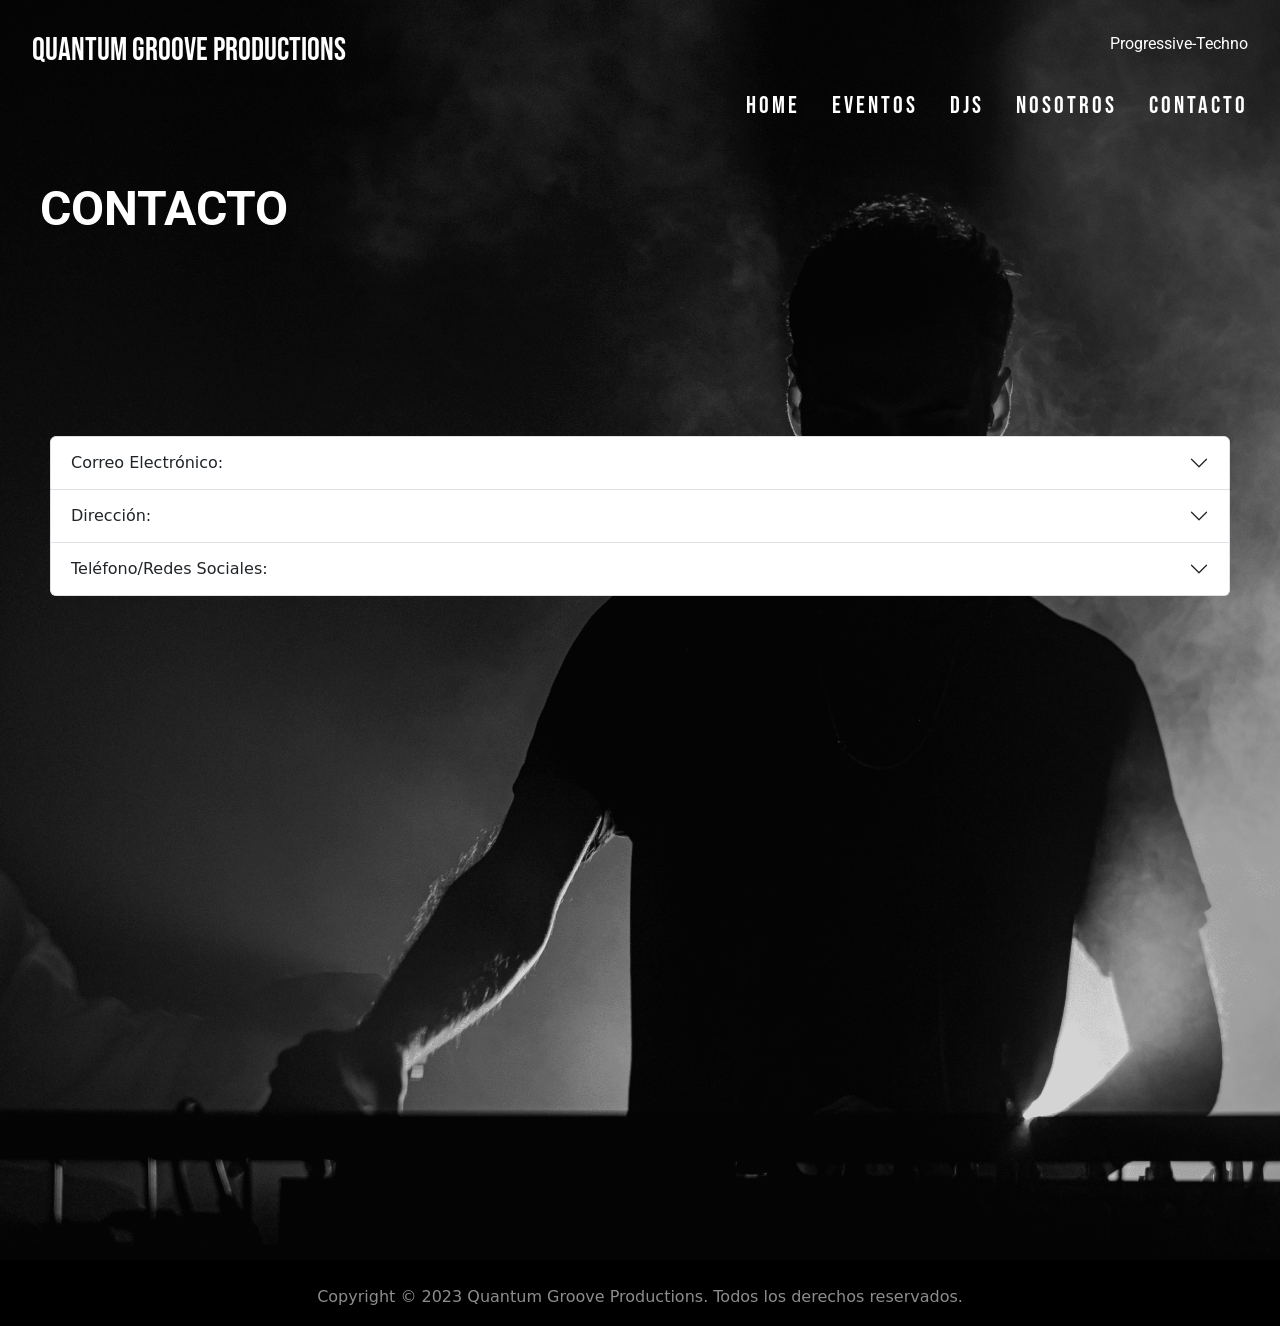
<file: html/contacto.html>
<!DOCTYPE html>
<html lang="es">
<head>
    <meta charset="UTF-8">
    <meta name="viewport" content="width=device-width, initial-scale=1.0">
    <title>Contacto | Quantum Groove</title>
    <meta name="description" content="¿Listo para ponerte en contacto? Encuentra aquí la información de contacto">
    <meta name="keywords" content="Productora, Musica, Progressive, Djs, Eventos, Productora de Musica Progressive-Techno">
    <link rel="stylesheet" href="https://necolas.github.io/normalize.css/8.0.1/normalize.css">
    <link href="https://cdn.jsdelivr.net/npm/bootstrap@5.3.1/dist/css/bootstrap.min.css" rel="stylesheet" integrity="sha384-4bw+/aepP/YC94hEpVNVgiZdgIC5+VKNBQNGCHeKRQN+PtmoHDEXuppvnDJzQIu9" crossorigin="anonymous">
    <link rel="stylesheet" href="../scss/style.css">
</head>
<body>
  <section class="media-invisible">
    <nav class="navbar navbar-dark bg-dark fixed-top">
        <div class="container-fluid">
          <a class="navbar-brand" href="../index.html">Quantum Groove Productions</a>
          <button class="navbar-toggler" type="button" data-bs-toggle="offcanvas" data-bs-target="#offcanvasDarkNavbar" aria-controls="offcanvasDarkNavbar" aria-label="Toggle navigation">
            <span class="navbar-toggler-icon"></span>
          </button>
          <div class="offcanvas offcanvas-end text-bg-dark" tabindex="-1" id="offcanvasDarkNavbar" aria-labelledby="offcanvasDarkNavbarLabel">
            <div class="offcanvas-header">
              <h5 class="offcanvas-title" id="offcanvasDarkNavbarLabel"></h5>
              <button type="button" class="btn-close btn-close-white" data-bs-dismiss="offcanvas" aria-label="Close"></button>
            </div>
            <div class="offcanvas-body">
              <ul class="navbar-nav justify-content-end flex-grow-1 pe-3">
                <li class="nav-item">
                  <a class="nav-link" href="../index.html">Inicio</a>
                </li>
                <li class="nav-item">
                  <a class="nav-link" href="./eventos.html">Eventos</a>
                </li>
                <li class="nav-item">
                    <a class="nav-link" href="./djs.html">Djs</a>
                  </li>
                  <li class="nav-item">
                    <a class="nav-link" href="./nosotros.html">Nosotros</a>
                  </li>
                  <li class="nav-item">
                    <a class="nav-link active" aria-current="page" href="./contacto.html">Contacto</a>
                  </li>                    
              </ul>                  
            </div>
          </div>
        </div>
      </nav>
</section>

  <section class="hero-contacto">
    <div class="media">
      <header class="header-contacto">
        <h4 class="logo-contacto">Quantum Groove Productions</h4>
        <div class="header-derecha-contacto">
          <p>Progressive-Techno</p>
          <nav>
            <ul class="menu-contacto">
              <li class="home"><a href="../index.html" class="menu-item-contacto">Home</a></li>
              <li class="eventos"><a href="./eventos.html" class="menu-item-contacto">Eventos</a></li>
              <li class="djs"><a href="./djs.html" class="menu-item-contacto">Djs</a></li>
              <li class="nosotros"><a href="./nosotros.html" class="menu-item-contacto">Nosotros</a></li>
              <li class="contacto"><a href="./contacto.html" class="menu-item-contacto">Contacto</a></li>
            </ul>
          </nav>
        </div>
      </header>
    </div>

    <div class="contacto-titulo">
      <h2> <strong>CONTACTO</strong> </h2>
    </div>

    <div class="accordion" id="accordionExample">
      <div class="accordion-item">
        <h2 class="accordion-header">
          <button class="accordion-button collapsed" type="button" data-bs-toggle="collapse" data-bs-target="#collapseOne" aria-expanded="true" aria-controls="collapseOne">
            Correo Electrónico:
          </button>
        </h2>
        <div id="collapseOne" class="accordion-collapse collapse" data-bs-parent="#accordionExample">
          <div class="accordion-body">
            info@quantumgrooveproductions.com
          </div>
        </div>
      </div>
      <div class="accordion-item">
        <h2 class="accordion-header">
          <button class="accordion-button collapsed" type="button" data-bs-toggle="collapse" data-bs-target="#collapseTwo" aria-expanded="false" aria-controls="collapseTwo">
            Dirección:
          </button>
        </h2>
        <div id="collapseTwo" class="accordion-collapse collapse" data-bs-parent="#accordionExample">
          <div class="accordion-body">
            0729 Calle Surey Puerto Madero, Ciudad de Buenos Aires, País Argentina
          </div>
        </div>
      </div>
      <div class="accordion-item">
        <h2 class="accordion-header">
          <button class="accordion-button collapsed" type="button" data-bs-toggle="collapse" data-bs-target="#collapseThree" aria-expanded="false" aria-controls="collapseThree">
            Teléfono/Redes Sociales:
          </button>
        </h2>
        <div id="collapseThree" class="accordion-collapse collapse" data-bs-parent="#accordionExample">
          <div class="accordion-body">
            <br>Tel: +54 555-123-4567 <br>
            <br>Facebook: facebook.com/quantumgrooveproductions <br>            
            <br>Instagram: @quantumgrooveproductions <br>            
            <br>SoundCloud: soundcloud.com/quantumgrooveproductions <br>            
            <br>Twitter: @quantumgrooveproductions <br>                
          </div>
        </div>
      </div>
    </div>        
    
  </section>

  <footer class="footer-html">
    <div class="footer-contenido">
      <br><p>Copyright &copy; 2023 Quantum Groove Productions. Todos los derechos reservados.</p>
    </div>
  </footer>

  <script src="https://cdn.jsdelivr.net/npm/bootstrap@5.3.1/dist/js/bootstrap.bundle.min.js" integrity="sha384-HwwvtgBNo3bZJJLYd8oVXjrBZt8cqVSpeBNS5n7C8IVInixGAoxmnlMuBnhbgrkm" crossorigin="anonymous"></script>
    
</body>
</html>
</file>
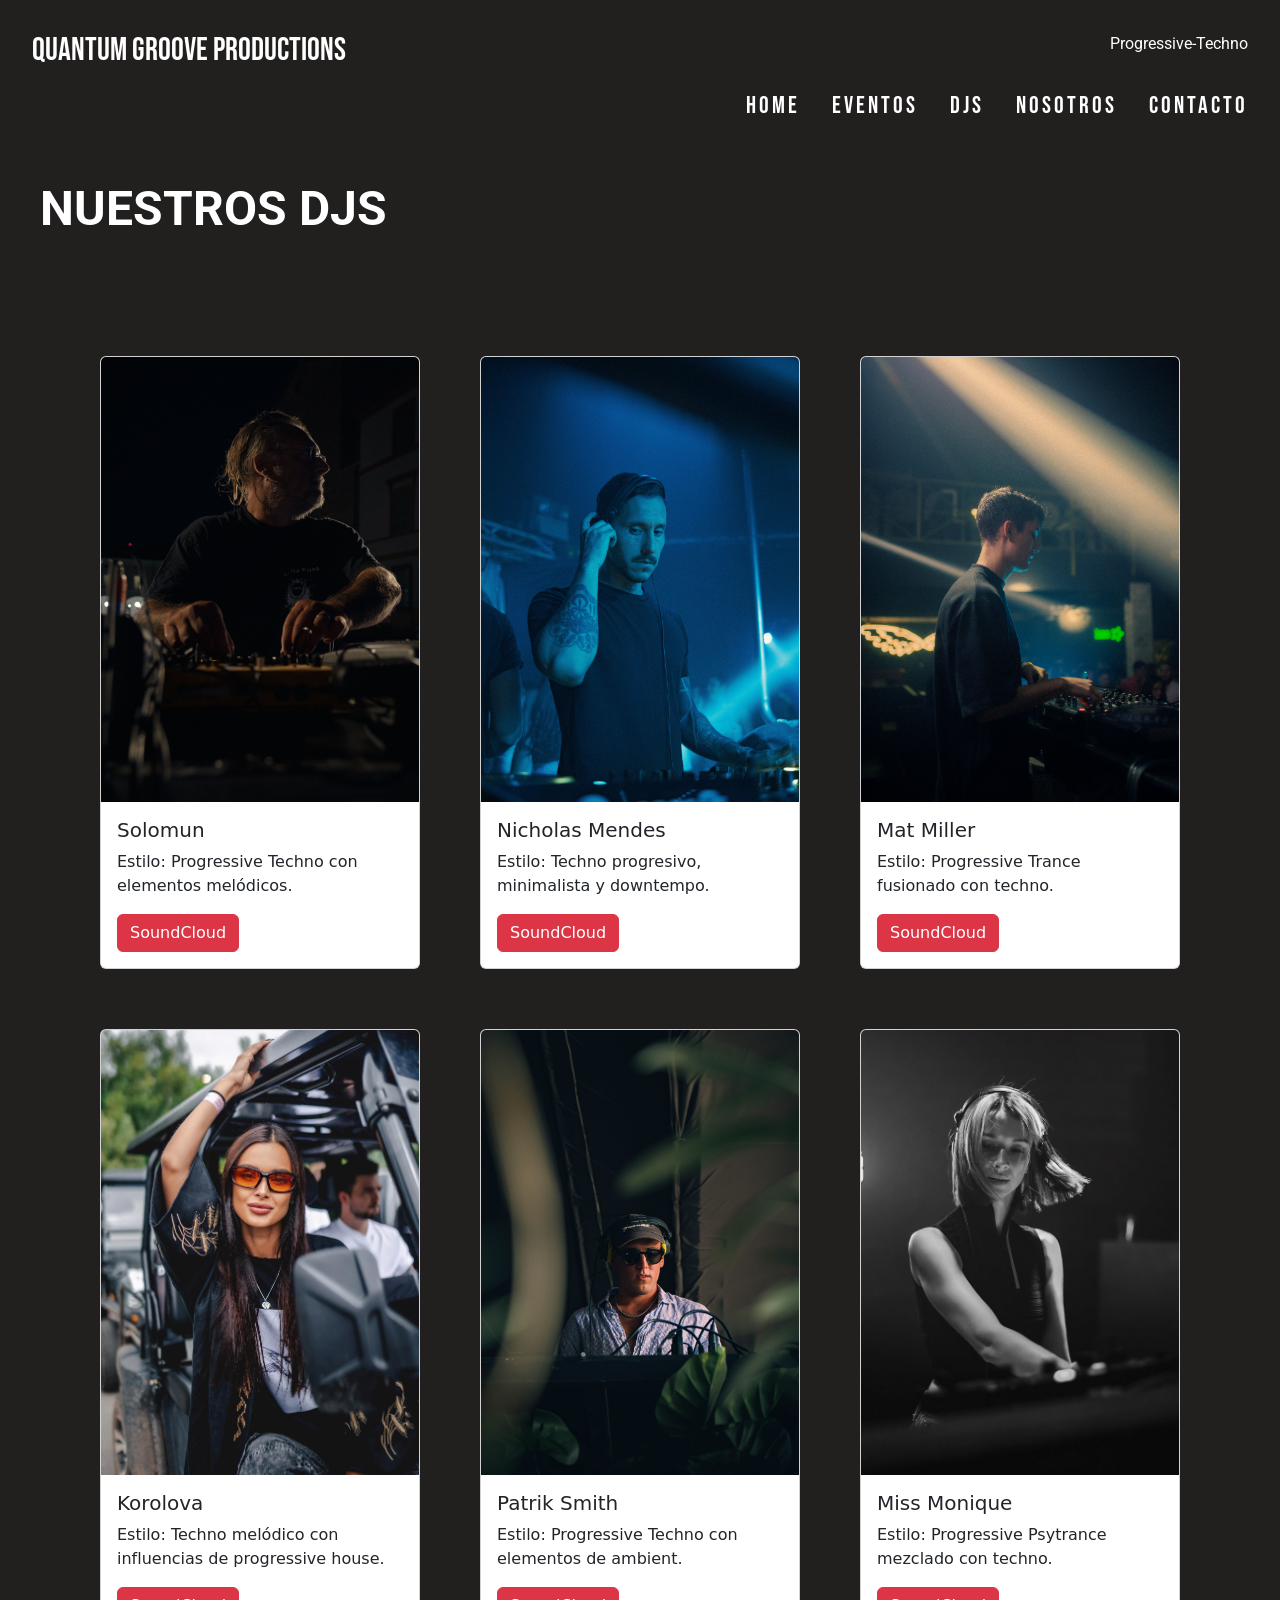
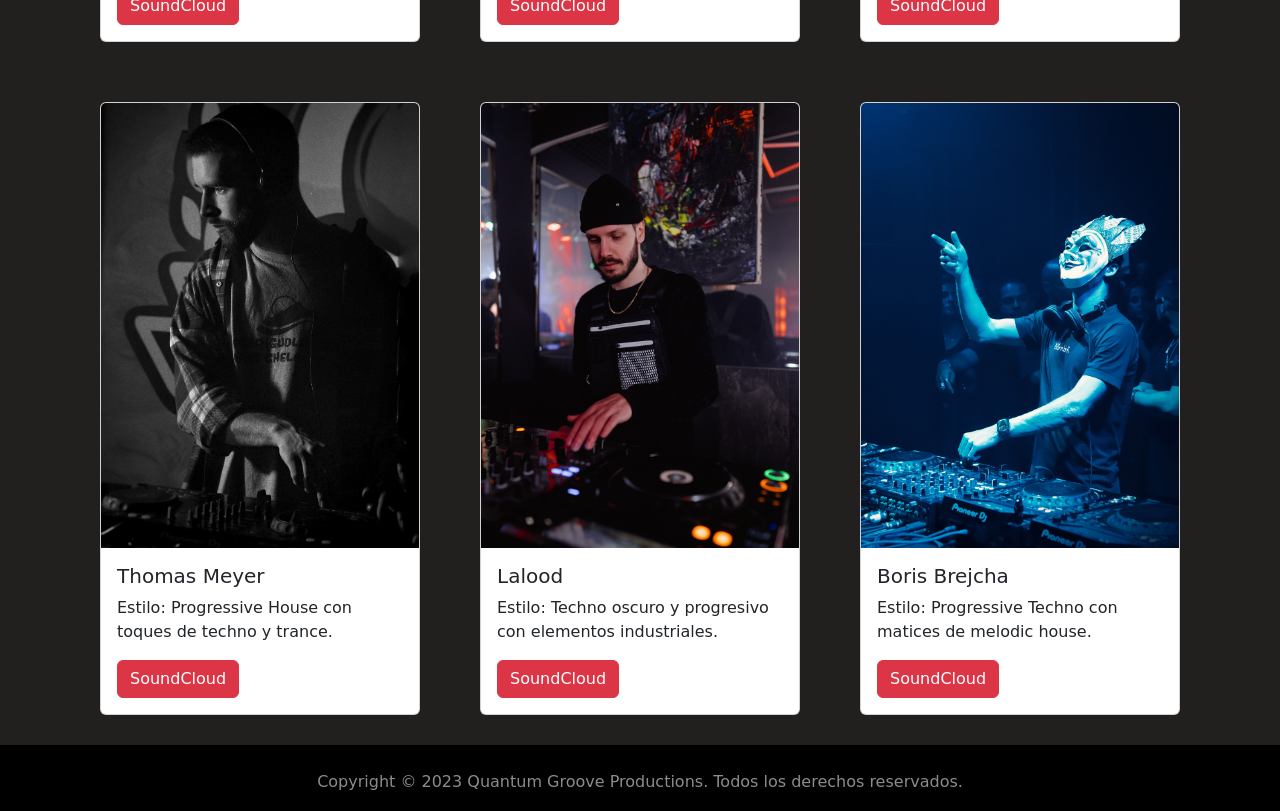
<file: html/djs.html>
<!DOCTYPE html>
<html lang="es">
<head>
    <meta charset="UTF-8">
    <meta name="viewport" content="width=device-width, initial-scale=1.0">
    <title>Djs | Quantum Groove</title>
    <meta name="description" content="Descubre a Nuestros DJs Asociados">
    <meta name="keywords" content="Productora, Musica, Progressive, Djs, Eventos, Productora de Musica Progressive-Techno">
    <link rel="stylesheet" href="https://necolas.github.io/normalize.css/8.0.1/normalize.css">
    <link href="https://cdn.jsdelivr.net/npm/bootstrap@5.3.1/dist/css/bootstrap.min.css" rel="stylesheet" integrity="sha384-4bw+/aepP/YC94hEpVNVgiZdgIC5+VKNBQNGCHeKRQN+PtmoHDEXuppvnDJzQIu9" crossorigin="anonymous">
    <link rel="stylesheet" href="../scss/style.css">
</head>
<body>
  <section class="media-invisible">
    <nav class="navbar navbar-dark bg-dark fixed-top">
      <div class="container-fluid">
        <a class="navbar-brand" href="../index.html">Quantum Groove Productions</a>
        <button class="navbar-toggler" type="button" data-bs-toggle="offcanvas" data-bs-target="#offcanvasDarkNavbar" aria-controls="offcanvasDarkNavbar" aria-label="Toggle navigation">
          <span class="navbar-toggler-icon"></span>
        </button>
        <div class="offcanvas offcanvas-end text-bg-dark" tabindex="-1" id="offcanvasDarkNavbar" aria-labelledby="offcanvasDarkNavbarLabel">
          <div class="offcanvas-header">
            <h5 class="offcanvas-title" id="offcanvasDarkNavbarLabel"></h5>
            <button type="button" class="btn-close btn-close-white" data-bs-dismiss="offcanvas" aria-label="Close"></button>
          </div>
          <div class="offcanvas-body">
            <ul class="navbar-nav justify-content-end flex-grow-1 pe-3">
              <li class="nav-item">
                <a class="nav-link" href="../index.html">Inicio</a>
              </li>
              <li class="nav-item">
                <a class="nav-link" href="./eventos.html">Eventos</a>
              </li>
              <li class="nav-item">
                <a class="nav-link active" aria-current="page" href="./djs.html">Djs</a>
              </li>
              <li class="nav-item">
                <a class="nav-link" href="./nosotros.html">Nosotros</a>
              </li>
              <li class="nav-item">
                <a class="nav-link" href="./contacto.html">Contacto</a>
              </li>                    
            </ul>                  
          </div>
        </div>
      </div>
    </nav>
  </section>

  <section class="hero-djs">
    <div class="media">
      <header class="header-djs">
        <h4 class="logo-djs">Quantum Groove Productions</h4>
        <div class="header-derecha-djs">
          <p>Progressive-Techno</p>
          <nav>
            <ul class="menu-djs">
              <li class="home"><a href="../index.html" class="menu-item-djs">Home</a></li>
              <li class="eventos"><a href="./eventos.html" class="menu-item-djs">Eventos</a></li>
              <li class="djs"><a href="./djs.html" class="menu-item-djs">Djs</a></li>
              <li class="nosotros"><a href="./nosotros.html" class="menu-item-djs">Nosotros</a></li>
              <li class="contacto"><a href="./contacto.html" class="menu-item-djs">Contacto</a></li>
            </ul>
          </nav>
        </div>
      </header>
    </div>
        
    <div class="djs-titulo">
      <h2> <strong>NUESTROS DJS</strong> </h2>
    </div>        
        
    <section class="container">
      <div class="row mt-5">
        <div class="col-md-4">
          <div class="card h-100">
            <img src="../img/Compressed/CompressedCropped/Solomun.jpg" class="card-img-top" alt="dj1">
            <div class="card-body">
              <h5 class="card-title">Solomun</h5>
              <p class="card-text">Estilo: Progressive Techno con elementos melódicos.</p>
              <a href="#" class="btn btn-danger">SoundCloud</a>
            </div>
          </div>
        </div>
        <div class="col-md-4">
          <div class="card h-100">
            <img src="../img/Compressed/CompressedCropped/NicholasMendes.jpg" class="card-img-top" alt="dj2">
            <div class="card-body">
              <h5 class="card-title">Nicholas Mendes</h5>
              <p class="card-text">Estilo: Techno progresivo, minimalista  y downtempo.</p>
              <a href="#" class="btn btn-danger">SoundCloud</a>
            </div>
          </div>
        </div>
        <div class="col-md-4">
          <div class="card h-100">
            <img src="../img/Compressed/CompressedCropped/MatMiller.jpg" class="card-img-top" alt="dj3">
            <div class="card-body">
              <h5 class="card-title">Mat Miller</h5>
              <p class="card-text">Estilo: Progressive Trance fusionado con techno.</p>
              <a href="#" class="btn btn-danger">SoundCloud</a>
            </div>
          </div>
        </div>
        <div class="col-md-4">
          <div class="card h-100">
            <img src="../img/Imgcropped/Korolova.jpg" class="card-img-top" alt="dj4">
            <div class="card-body">
              <h5 class="card-title">Korolova</h5>
              <p class="card-text">Estilo: Techno melódico con influencias de progressive house.</p>
              <a href="#" class="btn btn-danger">SoundCloud</a>
            </div>
          </div>
        </div>
        <div class="col-md-4">
          <div class="card h-100">
            <img src="../img/Compressed/CompressedCropped/PatrikSmith.jpg" class="card-img-top" alt="dj5">
            <div class="card-body">
              <h5 class="card-title">Patrik Smith</h5>
              <p class="card-text">Estilo: Progressive Techno con elementos de ambient.</p>
              <a href="#" class="btn btn-danger">SoundCloud</a>
            </div>
          </div>
        </div>
        <div class="col-md-4">
          <div class="card h-100">
            <img src="../img/Imgcropped/MissMoniqueII.jpg" class="card-img-top" alt="dj6">
            <div class="card-body">
              <h5 class="card-title">Miss Monique</h5>
              <p class="card-text">Estilo: Progressive Psytrance mezclado con techno.</p>
              <a href="#" class="btn btn-danger">SoundCloud</a>
            </div>
          </div>
        </div>
        <div class="col-md-4">
          <div class="card h-100">
            <img src="../img/Compressed/CompressedCropped/ThomasMeyer.jpg" class="card-img-top" alt="dj7">
            <div class="card-body">
              <h5 class="card-title">Thomas Meyer</h5>
              <p class="card-text">Estilo: Progressive House con toques de techno y trance.</p>
              <a href="#" class="btn btn-danger">SoundCloud</a>
            </div>
          </div>
        </div>
        <div class="col-md-4">
          <div class="card h-100">
            <img src="../img/Compressed/CompressedCropped/Lalood.jpg" class="card-img-top" alt="dj8">
            <div class="card-body">
              <h5 class="card-title">Lalood</h5>
              <p class="card-text">Estilo: Techno oscuro y progresivo con elementos industriales.</p>
              <a href="#" class="btn btn-danger">SoundCloud</a>
            </div>
          </div>
        </div>
        <div class="col-md-4">
          <div class="card h-100">
            <img src="../img/Compressed/CompressedCropped/BorisBrejcha II.jpg" class="card-img-top" alt="dj9">
            <div class="card-body">
              <h5 class="card-title">Boris Brejcha</h5>
              <p class="card-text">Estilo: Progressive Techno con matices de melodic house.</p>
              <a href="#" class="btn btn-danger">SoundCloud</a>
            </div>
          </div>
        </div>
      </div>
    </section>       
  </section>

  <footer class="footer-html">
    <div class="footer-contenido">
      <br><p>Copyright &copy; 2023 Quantum Groove Productions. Todos los derechos reservados.</p>
    </div>
  </footer>

  <script src="https://cdn.jsdelivr.net/npm/bootstrap@5.3.1/dist/js/bootstrap.bundle.min.js" integrity="sha384-HwwvtgBNo3bZJJLYd8oVXjrBZt8cqVSpeBNS5n7C8IVInixGAoxmnlMuBnhbgrkm" crossorigin="anonymous"></script>
    
</body>
</html>
</file>
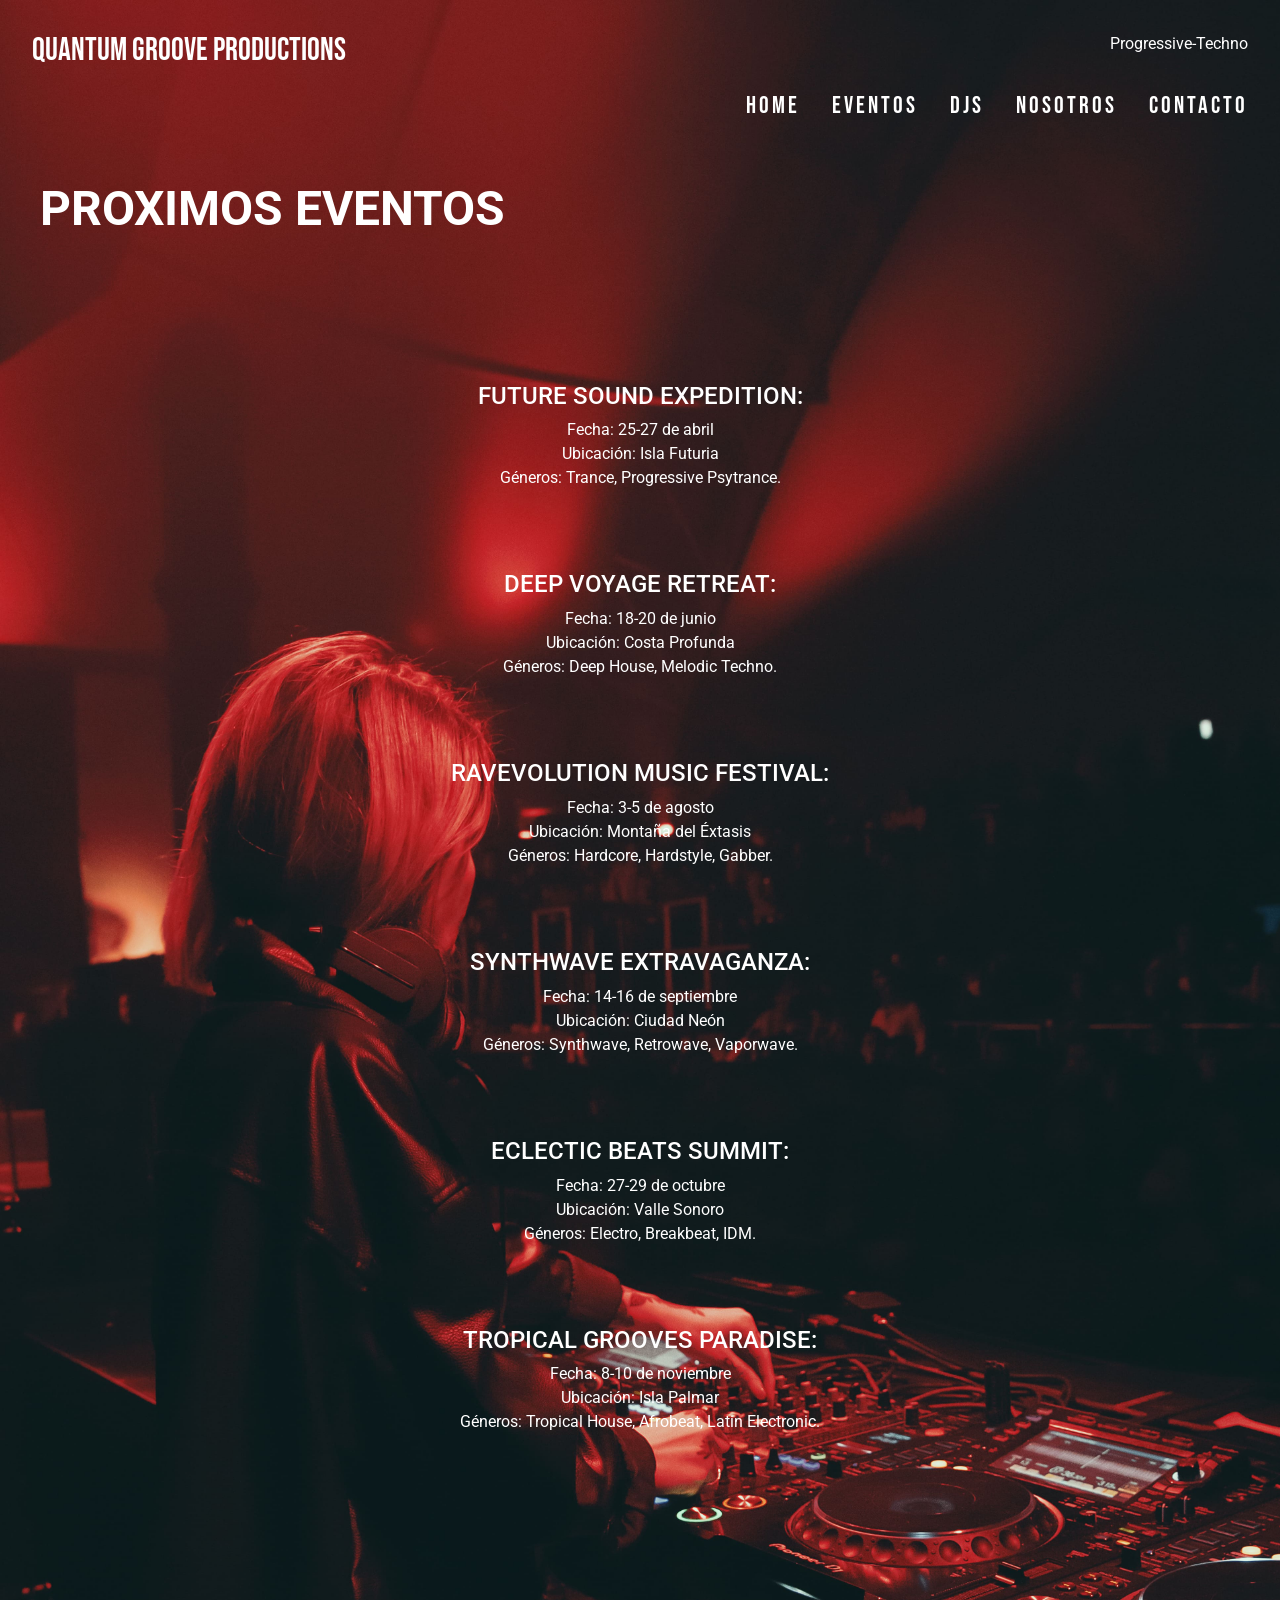
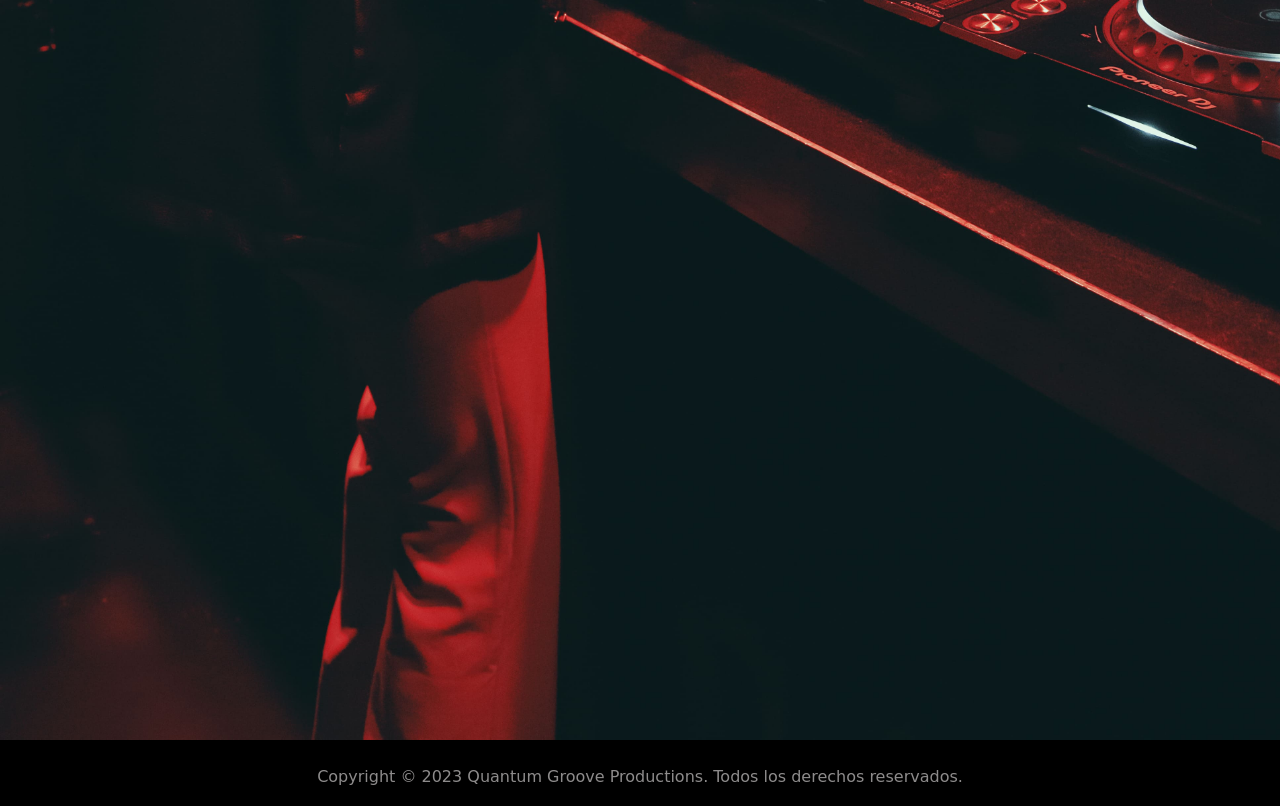
<file: html/eventos.html>
<!DOCTYPE html>
<html lang="es">
<head>
    <meta charset="UTF-8">
    <meta name="viewport" content="width=device-width, initial-scale=1.0">
    <title>Eventos | Quantum Groove </title>
    <meta name="description" content="Infórmate sobre Nuestros Próximos Eventos">
    <meta name="keywords" content="Productora, Musica, Progressive, Djs, Eventos, Productora de Musica Progressive-Techno">
    <link rel="stylesheet" href="https://necolas.github.io/normalize.css/8.0.1/normalize.css">
    <link href="https://cdn.jsdelivr.net/npm/bootstrap@5.3.1/dist/css/bootstrap.min.css" rel="stylesheet" integrity="sha384-4bw+/aepP/YC94hEpVNVgiZdgIC5+VKNBQNGCHeKRQN+PtmoHDEXuppvnDJzQIu9" crossorigin="anonymous">
    <link rel="stylesheet" href="../scss/style.css">
</head>
<body>
  <section class="media-invisible">
    <nav class="navbar navbar-dark bg-dark fixed-top">
      <div class="container-fluid">
        <a class="navbar-brand" href="../index.html">Quantum Groove Productions</a>
        <button class="navbar-toggler" type="button" data-bs-toggle="offcanvas" data-bs-target="#offcanvasDarkNavbar" aria-controls="offcanvasDarkNavbar" aria-label="Toggle navigation">
          <span class="navbar-toggler-icon"></span>
        </button>
        <div class="offcanvas offcanvas-end text-bg-dark" tabindex="-1" id="offcanvasDarkNavbar" aria-labelledby="offcanvasDarkNavbarLabel">
          <div class="offcanvas-header">
            <h5 class="offcanvas-title" id="offcanvasDarkNavbarLabel"></h5>
            <button type="button" class="btn-close btn-close-white" data-bs-dismiss="offcanvas" aria-label="Close"></button>
          </div>
          <div class="offcanvas-body">
            <ul class="navbar-nav justify-content-end flex-grow-1 pe-3">
              <li class="nav-item">
                <a class="nav-link" href="../index.html">Inicio</a>
              </li>
              <li class="nav-item">
                <a class="nav-link active" aria-current="page" href="./eventos.html">Eventos</a>
              </li>
              <li class="nav-item">
                <a class="nav-link" href="./djs.html">Djs</a>
              </li>
              <li class="nav-item">
                <a class="nav-link" href="./nosotros.html">Nosotros</a>
              </li>
              <li class="nav-item">
                <a class="nav-link" href="./contacto.html">Contacto</a>
              </li>                    
            </ul>                  
          </div>
        </div>
      </div>
    </nav>
  </section>

  <section class="hero-eventos">
    <div class="media">
      <header class="header-eventos">
        <h4 class="logo-eventos">Quantum Groove Productions</h4>
          <div class="header-derecha-eventos">
            <p>Progressive-Techno</p>
            <nav>
              <ul class="menu-eventos">
                <li class="home"><a href="../index.html" class="menu-item-eventos">Home</a></li>
                <li class="eventos"><a href="./eventos.html" class="menu-item-eventos">Eventos</a></li>
                <li class="djs"><a href="./djs.html" class="menu-item-eventos">Djs</a>
                <li class="nosotros"><a href="./nosotros.html" class="menu-item-eventos">Nosotros</a></li>
                <li class="contacto"><a href="./contacto.html" class="menu-item-eventos">Contacto</a></li>
              </ul>
            </nav>
          </div>
      </header>
    </div>
        
    <div class="evento-titulo">
      <h2> <strong>PROXIMOS EVENTOS</strong> </h2>
      <ul class="evento-lorem">                
        <li class="fecha-eventos">
          <h4>FUTURE SOUND EXPEDITION:</h4>
          <li class="li-eventos">Fecha: 25-27 de abril</li>
          <li class="li-eventos">Ubicación: Isla Futuria</li>
          <li class="li-eventos">Géneros: Trance, Progressive Psytrance.</li>
        </li>    
        <li class="fecha-eventos">
          <h4>DEEP VOYAGE RETREAT:</h4>
          <li class="li-eventos">Fecha: 18-20 de junio</li>
          <li class="li-eventos">Ubicación: Costa Profunda</li>
          <li class="li-eventos">Géneros: Deep House, Melodic Techno.</li>
        </li>    
        <li class="fecha-eventos">
          <h4>RAVEVOLUTION MUSIC FESTIVAL:</h4>
          <li class="li-eventos">Fecha: 3-5 de agosto</li>
          <li class="li-eventos">Ubicación: Montaña del Éxtasis</li>
          <li class="li-eventos">Géneros: Hardcore, Hardstyle, Gabber.</li>
        </li>    
        <li class="fecha-eventos">
          <h4>SYNTHWAVE EXTRAVAGANZA:</h4>
          <li class="li-eventos">Fecha: 14-16 de septiembre</li>
          <li class="li-eventos">Ubicación: Ciudad Neón</li>
          <li class="li-eventos">Géneros: Synthwave, Retrowave, Vaporwave.</li>
        </li>    
        <li class="fecha-eventos">
          <h4>ECLECTIC BEATS SUMMIT:</h4>
          <li class="li-eventos">Fecha: 27-29 de octubre</li>
          <li class="li-eventos">Ubicación: Valle Sonoro</li>
          <li class="li-eventos">Géneros: Electro, Breakbeat, IDM.</li>
        </li>    
        <li class="fecha-eventos">
          <h4>TROPICAL GROOVES PARADISE:</h4>
          <li class="li-eventos">Fecha: 8-10 de noviembre</li>
          <li class="li-eventos">Ubicación: Isla Palmar</li>
          <li class="li-eventos">Géneros: Tropical House, Afrobeat, Latin Electronic.</li>
        </li>    
      </ul>
    </div>
  </section>

  <footer class="footer-html">
    <div class="footer-contenido">
      <br><p>Copyright &copy; 2023 Quantum Groove Productions. Todos los derechos reservados.</p>
    </div>
  </footer>

  <script src="https://cdn.jsdelivr.net/npm/bootstrap@5.3.1/dist/js/bootstrap.bundle.min.js" integrity="sha384-HwwvtgBNo3bZJJLYd8oVXjrBZt8cqVSpeBNS5n7C8IVInixGAoxmnlMuBnhbgrkm" crossorigin="anonymous"></script>
    
</body>
</html>
</file>
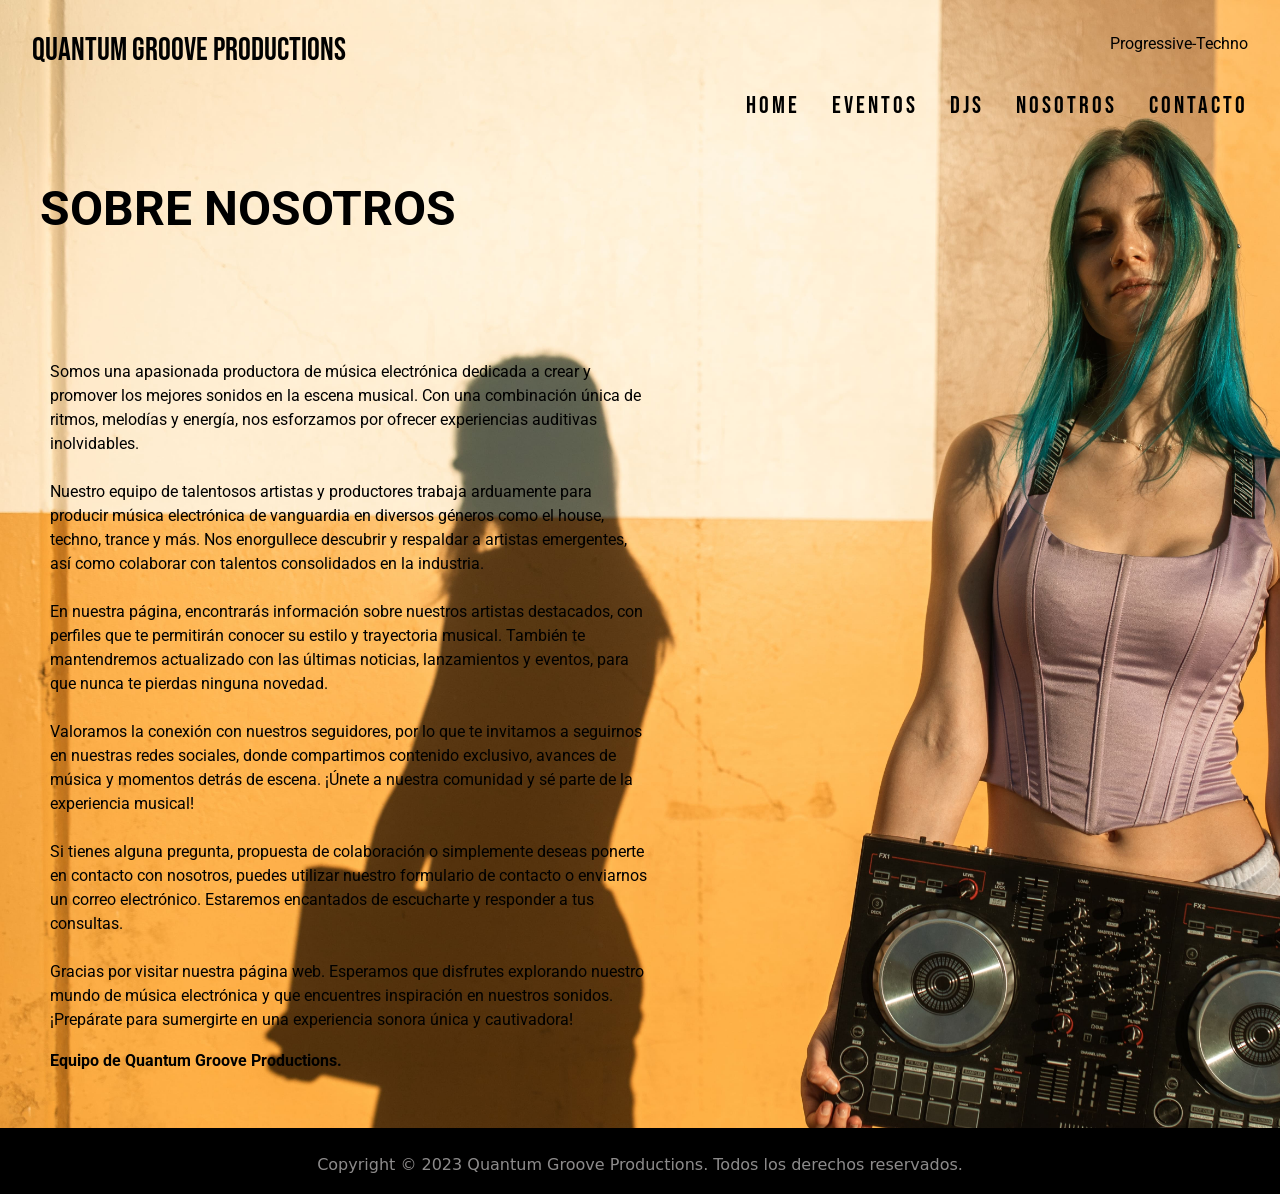
<file: html/nosotros.html>
<!DOCTYPE html>
<html lang="es">
<head>
    <meta charset="UTF-8">
    <meta name="viewport" content="width=device-width, initial-scale=1.0">
    <title>Nosotros | Quantum Groove</title>
    <meta name="description" content="Explora Nuestro Trabajo y Conoce Quienes Somos">
    <meta name="keywords" content="Productora, Musica, Progressive, Djs, Eventos, Productora de Musica Progressive-Techno">
    <link rel="stylesheet" href="https://necolas.github.io/normalize.css/8.0.1/normalize.css">
    <link href="https://cdn.jsdelivr.net/npm/bootstrap@5.3.1/dist/css/bootstrap.min.css" rel="stylesheet" integrity="sha384-4bw+/aepP/YC94hEpVNVgiZdgIC5+VKNBQNGCHeKRQN+PtmoHDEXuppvnDJzQIu9" crossorigin="anonymous">
    <link rel="stylesheet" href="../scss/style.css">
</head>
<body>
  <section class="media-invisible">
    <nav class="navbar navbar-dark bg-dark fixed-top">
      <div class="container-fluid">
        <a class="navbar-brand" href="../index.html">Quantum Groove Productions</a>
        <button class="navbar-toggler" type="button" data-bs-toggle="offcanvas" data-bs-target="#offcanvasDarkNavbar" aria-controls="offcanvasDarkNavbar" aria-label="Toggle navigation">
          <span class="navbar-toggler-icon"></span>
        </button>
        <div class="offcanvas offcanvas-end text-bg-dark" tabindex="-1" id="offcanvasDarkNavbar" aria-labelledby="offcanvasDarkNavbarLabel">
          <div class="offcanvas-header">
            <h5 class="offcanvas-title" id="offcanvasDarkNavbarLabel"></h5>
            <button type="button" class="btn-close btn-close-white" data-bs-dismiss="offcanvas" aria-label="Close"></button>
          </div>
          <div class="offcanvas-body">
            <ul class="navbar-nav justify-content-end flex-grow-1 pe-3">
              <li class="nav-item">
                <a class="nav-link" href="../index.html">Inicio</a>
              </li>
              <li class="nav-item">
                <a class="nav-link" href="./eventos.html">Eventos</a>
              </li>
              <li class="nav-item">
                <a class="nav-link" href="./djs.html">Djs</a>
              </li>
              <li class="nav-item">
                <a class="nav-link active" aria-current="page" href="./nosotros.html">Nosotros</a>
              </li>
              <li class="nav-item">
                <a class="nav-link" href="./contacto.html">Contacto</a>
              </li>                    
            </ul>                  
          </div>
        </div>
      </div>
    </nav>
  </section>

  <section class="hero-nosotros">
    <div class="media">
      <header class="header-nosotros">
        <h4 class="logo-nosotros">Quantum Groove Productions</h4>
        <div class="header-derecha-nosotros">
          <p>Progressive-Techno</p>
          <nav>
            <ul class="menu-nosotros">
              <li class="home"><a href="../index.html" class="menu-item-nosotros">Home</a></li>
              <li class="eventos"><a href="./eventos.html" class="menu-item-nosotros">Eventos</a></li>
              <li class="djs"><a href="./djs.html" class="menu-item-nosotros">Djs</a></li>
              <li class="nosotros"><a href="./nosotros.html" class="menu-item-nosotros">Nosotros</a></li>
              <li class="contacto"><a href="./contacto.html" class="menu-item-nosotros">Contacto</a></li>
            </ul>
          </nav>
        </div>
      </header>
    </div>

    <div>
      <div class="nosotros-titulo">
        <h2> <strong>SOBRE NOSOTROS</strong> </h2>
      </div>            
      <div class="nosotros-lorem">                
        <br>
        Somos una apasionada productora de música electrónica dedicada a crear y promover los mejores sonidos en la escena musical. Con una combinación única de ritmos, melodías y energía, nos esforzamos por ofrecer experiencias auditivas inolvidables.<br>

        <br>
        Nuestro equipo de talentosos artistas y productores trabaja arduamente para producir música electrónica de vanguardia en diversos géneros como el house, techno, trance y más. Nos enorgullece descubrir y respaldar a artistas emergentes, así como colaborar con talentos consolidados en la industria.<br>
                
        <br>
        En nuestra página, encontrarás información sobre nuestros artistas destacados, con perfiles que te permitirán conocer su estilo y trayectoria musical. También te mantendremos actualizado con las últimas noticias, lanzamientos y eventos, para que nunca te pierdas ninguna novedad.<br>
                
        <br>
        Valoramos la conexión con nuestros seguidores, por lo que te invitamos a seguirnos en nuestras redes sociales, donde compartimos contenido exclusivo, avances de música y momentos detrás de escena. ¡Únete a nuestra comunidad y sé parte de la experiencia musical!<br>
                
        <br>
        Si tienes alguna pregunta, propuesta de colaboración o simplemente deseas ponerte en contacto con nosotros, puedes utilizar nuestro formulario de contacto o enviarnos un correo electrónico. Estaremos encantados de escucharte y responder a tus consultas.<br>
                
        <br>
        Gracias por visitar nuestra página web. Esperamos que disfrutes explorando nuestro mundo de música electrónica y que encuentres inspiración en nuestros sonidos. ¡Prepárate para sumergirte en una experiencia sonora única y cautivadora!<br> 
                
        <h6><br><strong>Equipo de Quantum Groove Productions.</strong><br></h6>            
      </div>
    </div>
      
    <footer class="footer-html">
      <div class="footer-contenido">
        <br><p>Copyright &copy; 2023 Quantum Groove Productions. Todos los derechos reservados.</p>
      </div>
    </footer>
    
    <script src="https://cdn.jsdelivr.net/npm/bootstrap@5.3.1/dist/js/bootstrap.bundle.min.js" integrity="sha384-HwwvtgBNo3bZJJLYd8oVXjrBZt8cqVSpeBNS5n7C8IVInixGAoxmnlMuBnhbgrkm" crossorigin="anonymous"></script>
    
  </section>

</body>
</html>
</file>
<file: scss/style.css>
@import url("https://fonts.googleapis.com/css2?family=Bebas+Neue&family=Roboto:wght@100;300&display=swap");
* {
  margin: 0;
  padding: 0;
  box-sizing: border-box;
}

/*EXTEND*/
.hero-djs .header-djs, .hero-contacto .header-contacto, .hero-nosotros .header-nosotros, .hero-eventos .header-eventos, .hero .header {
  display: flex;
  justify-content: space-between;
  padding: 2rem 2rem 0 2rem;
}

.hero-djs .header-djs .logo-djs, .hero-contacto .header-contacto .logo-contacto, .hero-nosotros .header-nosotros .logo-nosotros, .hero-eventos .header-eventos .logo-eventos, .hero .header .logo {
  font-family: "Bebas Neue", cursive;
  font-size: 2rem;
}

.hero-djs .header-derecha-djs, .hero-contacto .header-derecha-contacto, .hero-nosotros .header-nosotros .header-derecha-nosotros, .hero-eventos .header-derecha-eventos {
  display: grid;
  flex-direction: column;
  text-align: right;
  gap: 1rem;
}

.hero-djs .header-derecha-djs p, .hero-contacto .header-derecha-contacto p, .hero-nosotros .header-nosotros .header-derecha-nosotros p, .hero-eventos .header-derecha-eventos p, .hero .header .header-derecha p {
  font-family: "roboto";
}

.hero-djs .header-derecha-djs .menu-djs, .hero-contacto .header-derecha-contacto .menu-contacto, .hero-nosotros .header-nosotros .header-derecha-nosotros .menu-nosotros, .hero-eventos .header-derecha-eventos .menu-eventos, .hero .header .header-derecha .menu {
  list-style: none;
  display: flex;
  font-family: "Bebas Neue", cursive;
  letter-spacing: 3px;
  font-size: 1.5rem;
  gap: 2rem;
  font-weight: 300;
}

.hero-djs .djs-titulo h2, .hero-contacto .contacto-titulo h2, .hero-nosotros .nosotros-titulo h2, .hero-eventos .evento-titulo h2 {
  font-size: 3rem;
  font-family: "Roboto";
  padding: 40px;
}

/*INDEX*/
.hero {
  height: 110vh;
  background-image: url(../img/Compressed/DjC.jpg);
  background-size: cover;
  color: black;
}
.hero .header .header-derecha {
  display: flex;
  flex-direction: column;
  align-items: flex-end;
  gap: 1rem;
}
.hero .main {
  display: flex;
}
.hero .main > div {
  flex: 1;
}
.hero .main .main-texto {
  display: flex;
  flex-direction: column;
  justify-content: center;
  padding-left: 2rem;
}
.hero .main .main-texto h4 {
  font-family: "Bebas Neue";
  font-weight: 300;
  font-size: 1.2rem;
  margin-bottom: 1rem;
}
.hero .main .main-texto h2 {
  font-family: "Roboto";
  font-size: 5rem;
  line-height: 1;
}
.hero .main .main-texto h3 {
  font-family: "Roboto";
  font-size: 3rem;
}
.hero .main-lorem {
  display: flex;
  padding: 85px 20px;
  font-family: "Roboto";
  width: 300;
}
.hero .menu-item {
  color: black;
  text-decoration: none;
}

/*EVENTOS*/
.hero-eventos {
  height: 260vh;
  background-image: url(../img/Compressed/RedEsp.jpg);
  background-size: cover;
  color: white;
}
.hero-eventos .header-derecha-eventos .menu-eventos .menu-item-eventos {
  color: white;
  text-decoration: none;
}
.hero-eventos .evento-lorem {
  font-family: "Roboto";
  padding: 1rem;
  list-style: none;
}
.hero-eventos .fecha-eventos {
  padding-top: 80px;
  display: grid;
  justify-content: center;
}
.hero-eventos .li-eventos {
  display: grid;
  justify-content: center;
}

/*NOSOTROS*/
.hero-nosotros {
  height: 100%;
  background-image: url(../img/Compressed/Quivver.jpg);
  background-size: cover;
  color: black;
}
.hero-nosotros .header-nosotros .header-derecha-nosotros .menu-nosotros .menu-item-nosotros {
  color: black;
  text-decoration: none;
}
.hero-nosotros .nosotros-lorem {
  font-family: "Roboto";
  padding: 50px;
  width: 700px;
}

/*CONTACTO*/
.hero-contacto {
  height: 140vh;
  background-image: url(../img/Compressed/EricPrydzBW.png);
  background-size: cover;
  color: white;
}
.hero-contacto .header-derecha-contacto .menu-contacto .menu-item-contacto {
  color: white;
  text-decoration: none;
}
.hero-contacto .accordion {
  display: grid;
  padding: 150px 50px 50px 50px;
}

/*DJS*/
.hero-djs {
  height: 100%;
  background-color: #221f1f;
  background-size: contain;
  color: white;
}
.hero-djs .header-derecha-djs .menu-djs .menu-item-djs {
  color: white;
  text-decoration: none;
}
.hero-djs .col-md-4 {
  padding: 30px;
}

.footer-html {
  display: flex;
  background-color: black;
  color: #8d8b8b;
  text-align: center;
  padding: 1px 5px 1px 5px;
}
.footer-html .footer-contenido {
  max-width: 1200px;
  margin: 0 auto;
}

.navbar-brand {
  font-family: "Bebas Neue", cursive;
  font-size: 1.5rem;
  padding: 0.2rem;
}

/*ANIMACIONES-MENU*/
.contacto:hover, .nosotros:hover, .djs:hover, .eventos:hover, .home:hover {
  transform: scale(1.1);
}

/*ANIMACIONES-CONTENIDO*/
.contacto-titulo, .nosotros-titulo, .djs-titulo, .evento-titulo, .main-texto {
  animation: slide-in-bottom 1.5s cubic-bezier(0.25, 0.46, 0.45, 0.94) both;
}

.accordion, .nosotros-lorem, .evento-lorem, .main-lorem {
  animation: slide-in-bottom 1.8s cubic-bezier(0.25, 0.46, 0.45, 0.94) both;
}

/*INDEX*/
/*EVENTOS*/
/*DJS*/
.col-md-4 {
  animation: slide-in-bottom 3.5s cubic-bezier(0.25, 0.46, 0.45, 0.94) both;
}

@keyframes slide-in-bottom {
  0% {
    transform: translateY(1000px);
    opacity: 0;
  }
  100% {
    transform: translateY(0);
    opacity: 1;
  }
}
.hero-djs {
  animation: color-change-2x 1.5s ease-in-out alternate both;
}

@keyframes color-change-2x {
  0% {
    background: #000000;
  }
  100% {
    background: #221f1f;
  }
}
/*NOSOTROS*/
/*CONTACTO*/
.media-invisible {
  display: none;
}

@media screen and (max-width: 780px) {
  /*INDEX*/
  .hero {
    background-image: url(../img/Mediacropped/DjC.jpg);
  }
  .hero .main, .hero .main-lorem {
    display: block;
    justify-content: center;
    padding: 1rem;
  }
  .hero .main-texto {
    padding: 1rem;
    padding-top: 125px;
  }
  /*EVENTOS*/
  .hero-eventos {
    background-image: url(../img/Mediacropped/RedEsp.jpg);
  }
  .hero-eventos .evento-titulo {
    padding-top: 80px;
  }
  .hero-eventos .evento-titulo .evento-lorem {
    padding: 1rem;
  }
  .hero-eventos .fecha-eventos {
    padding-top: 130px;
  }
  /*DJS*/
  .djs-titulo {
    padding-top: 80px;
  }
  /*NOSOTROS*/
  .hero-nosotros {
    background-image: url(../img/Mediacropped/Consola.jpg);
    background-position: right;
    color: #ffffff;
  }
  .hero-nosotros .nosotros-titulo {
    padding-top: 80px;
  }
  .hero-nosotros .nosotros-lorem {
    width: auto;
    box-shadow: none;
  }
  /*CONTACTO*/
  .hero-contacto {
    background-image: url(../img/Mediacropped/EricPrydzBW.jpg);
    background-position: center;
  }
  .hero-contacto .contacto-titulo {
    padding-top: 80px;
  }
  /*NR*/
  .media-invisible {
    display: block;
  }
  .media {
    display: none;
  }
}/*# sourceMappingURL=style.css.map */
</file>
